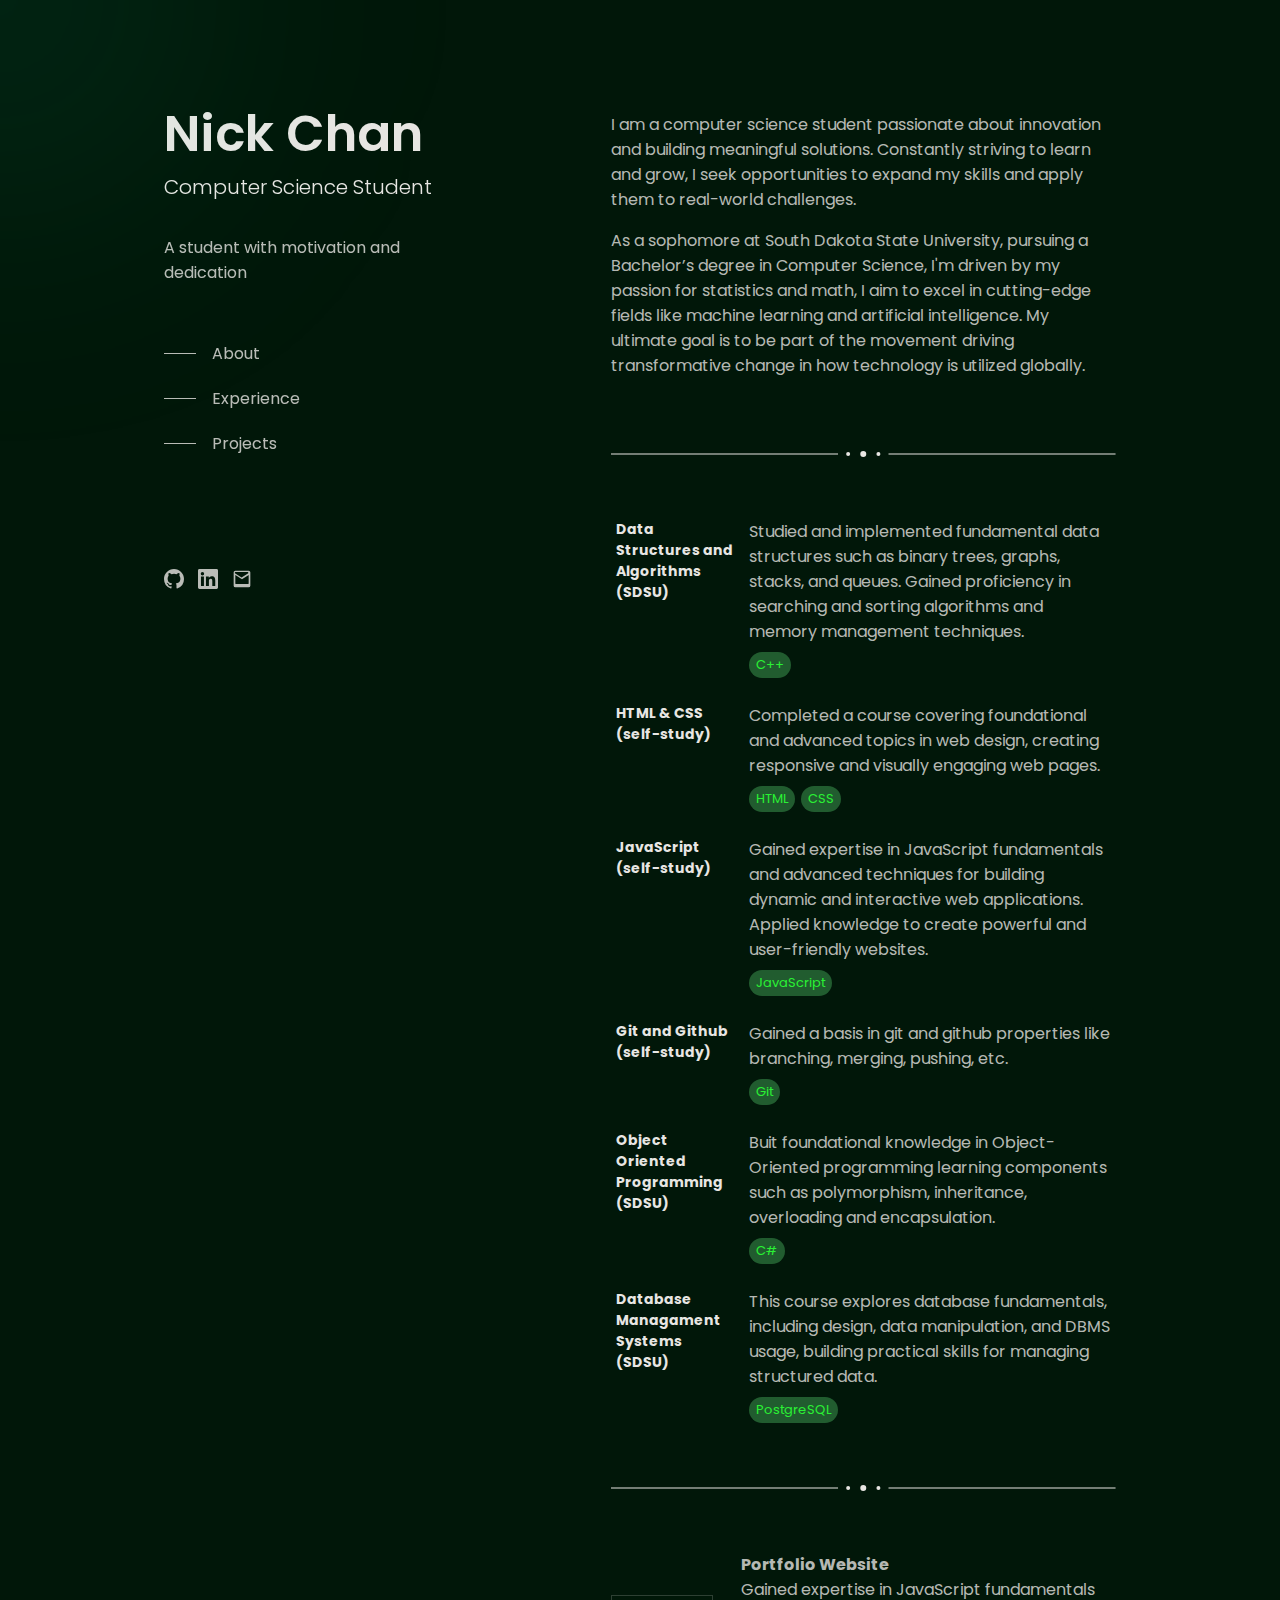
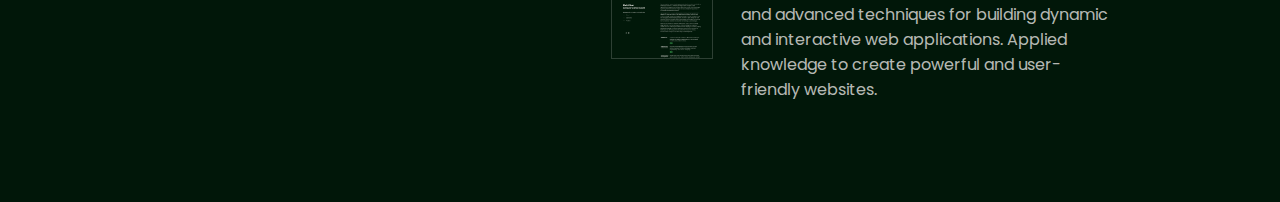
<file: index.html>
<!DOCTYPE html>
<html>
  <head>
    <title>Portfolio</title>
    <meta charset="UTF-8">
    <meta name="viewport" content="width=device-width, initial-scale=1.0">
    <meta name="description" content="Portfolio of Nick Chan, a Computer Science student passionate about innovation and technology.">

    <link rel="preconnect" href="https://fonts.googleapis.com">
    <link rel="preconnect" href="https://fonts.gstatic.com" crossorigin>
    <link href="https://fonts.googleapis.com/css2?family=Poppins:ital,wght@0,100;0,200;0,300;0,400;0,500;0,600;0,700;0,800;0,900;1,100;1,200;1,300;1,400;1,500;1,600;1,700;1,800;1,900&family=Roboto:ital,wght@0,100;0,300;0,400;0,500;0,700;0,900;1,100;1,300;1,400;1,500;1,700;1,900&family=Teko:wght@300..700&family=Tinos:ital,wght@0,400;0,700;1,400;1,700&display=swap" rel="stylesheet">
    <link rel="stylesheet" href="styles/portfolio.css"> <!--Connects to css style sheets-->
    <link rel="stylesheet" href="styles/experience.css"> <!--Connects to css style sheets-->
    <link rel="stylesheet" href="styles/header-section.css"> <!--Connects to css style sheets-->
    <link rel="stylesheet" href="styles/navbar.css"> <!--Connects to css style sheets-->
    <link rel="stylesheet" href="styles/projects.css"> <!--Connects to css style sheets-->


  </head>

  <body>
    <div id="cursor-glow"></div>
    <div id="noise-overlay"></div>
    <div class="container">
      <header class="header"> <!--builds top bar-->
        <div class="title-section">
          <h1 class="name">Nick Chan</h1>
          <h2 class="title">Computer Science Student</h2>
          <p>A student with motivation and dedication</p>

          <nav role="navigation">
            <ul class="nav-links">
              <li><a href="#about" aria-label="About Section">
                <span class="nav-indicator"></span>
                <span class="nav-name">About</span>
              </a></li>

              <li><a href="#experience" aria-label="Projects Section">  
                <span class="nav-indicator"></span>
                <span class="nav-name">Experience</span>
              </a></li>

              <li><a href="#projects" aria-label="Contact Section">
                <span class="nav-indicator"></span>
                <span class="nav-name">Projects</span>
              </a></li>
            </ul>
          </nav>
        </div>
        <ul class="buttons-section"> <!--unordered list-->
          <button class="github-button">
            <!-- opens github tab in new page first ref, then target blank opens in neew tab-->
            <a href="https://github.com/NickChan-2" target="_blank">

            <!-- edits image within website rather than using an image from the internet-->
              <svg class="github-logo" xmlns="http://www.w3.org/2000/svg" width="24" height="24" fill="currentColor" viewBox="0 0 16 16">
                <path d="M8 0C3.58 0 0 3.58 0 8a8 8 0 0 0 5.47 7.59c.4.07.55-.17.55-.38v-1.39c-2.23.48-2.69-1.08-2.69-1.08-.36-.92-.88-1.17-.88-1.17-.72-.49.05-.48.05-.48.8.06 1.22.82 1.22.82.71 1.21 1.86.86 2.32.66.07-.52.28-.86.5-1.06-1.78-.2-3.64-.89-3.64-3.96 0-.87.31-1.59.82-2.15-.08-.2-.36-1.02.08-2.12 0 0 .67-.22 2.2.82a7.68 7.68 0 0 1 4.01 0c1.52-1.04 2.2-.82 2.2-.82.44 1.1.16 1.92.08 2.12.51.56.82 1.28.82 2.15 0 3.08-1.87 3.76-3.65 3.96.29.25.54.74.54 1.49v2.21c0 .21.15.45.55.38A8 8 0 0 0 16 8c0-4.42-3.58-8-8-8z"></path>
              </svg>
            </a>
          </button>
          <button class="linkedin-button">
            <!-- opens linkedin tab in new page first ref, then target blank opens in neew tab-->
            <a href="https://www.linkedin.com/in/nicholas-chan-1971b62a3?lipi=urn%3Ali%3Apage%3Ad_flagship3_profile_view_base_contact_details%3BzXXhayYAT3yJLNPELDT1iA%3D%3D" target="_blank"> 

            <!-- edits image within website rather than using an image from the internet-->
              <svg class="linkedin-logo" xmlns="http://www.w3.org/2000/svg" width="24" height="24" fill="currentColor" viewBox="0 0 24 24">
                <path d="M22.23 0H1.77A1.76 1.76 0 0 0 0 1.77v20.46A1.76 1.76 0 0 0 1.77 24h20.46A1.76 1.76 0 0 0 24 22.23V1.77A1.76 1.76 0 0 0 22.23 0zM7.12 20.47H3.56V9h3.56zm-1.78-12.8a2.06 2.06 0 1 1 0-4.13 2.06 2.06 0 0 1 0 4.13zm15.37 12.8h-3.56v-5.61c0-1.34-.03-3.08-1.88-3.08-1.88 0-2.17 1.46-2.17 2.97v5.72h-3.56V9h3.42v1.56h.05a3.76 3.76 0 0 1 3.4-1.87c3.64 0 4.31 2.39 4.31 5.5z"></path>
              </svg>
            </a>
          </button>
          <button class="contact-button">
            <!-- opens linkedin tab in new page first ref, then target blank opens in neew tab-->
              <a href="mailto:nickchchan2@gmail.com" target="_blank" aria-label="Contact Me">
                <svg xmlns="http://www.w3.org/2000/svg" width="24" height="24" fill="currentColor" viewBox="0 0 24 24" class="contact-icon">
                  <path d="M2 4a2 2 0 0 1 2-2h16a2 2 0 0 1 2 2v16a2 2 0 0 1-2 2H4a2 2 0 0 1-2-2V4zm2-.5a.5.5 0 0 0-.5.5v1.243l8 4.95 8-4.95V4a.5.5 0 0 0-.5-.5H4zm16 3.76l-8 4.95-8-4.95v10.24c0 .276.224.5.5.5h15a.5.5 0 0 0 .5-.5V7.26z"/>
                </svg>
              </a>
          </button>
        </ul>
      </header>
  
      <main class="main">
        <section id="about">
          <div class="about">
            <p>
              I am a computer science student passionate about innovation and building meaningful solutions. Constantly striving to learn and grow, I seek opportunities to expand my skills and apply them to real-world challenges.
            </p>
            <p>
              As a sophomore at South Dakota State University, pursuing a Bachelor’s degree in Computer Science, I'm driven by my passion for statistics and math, I aim to excel in cutting-edge fields like machine learning and artificial intelligence. My ultimate goal is to be part of the movement driving transformative change in how technology is utilized globally.
            </p>
          </div>

        </section>
        <div class="line-transition"> 
          <svg width="100%" height="20" xmlns="http://www.w3.org/2000/svg">
          <line x1="0" y1="10" x2="45%" y2="10" stroke="rgba(232, 230, 227)" stroke-width="1" />
          <circle cx="47%" cy="10" r="2" fill="rgba(232, 230, 227)" />
          <circle cx="50%" cy="10" r="3" fill="rgba(232, 230, 227)" />
          <circle cx="53%" cy="10" r="2" fill="rgba(232, 230, 227)" />
          <line x1="55%" y1="10" x2="100%" y2="10" stroke="rgba(232, 230, 227)" stroke-width="1" />
        </svg>
         </div>

        <section id="experience">
          <div class="experience-section js-exp-list"></div>
        </section>

        <div class="line-transition"> 
          <svg width="100%" height="20" xmlns="http://www.w3.org/2000/svg">
          <line x1="0" y1="10" x2="45%" y2="10" stroke="rgba(232, 230, 227)" stroke-width="1" />
          <circle cx="47%" cy="10" r="2" fill="rgba(232, 230, 227)" />
          <circle cx="50%" cy="10" r="3" fill="rgba(232, 230, 227)" />
          <circle cx="53%" cy="10" r="2" fill="rgba(232, 230, 227)" />
          <line x1="55%" y1="10" x2="100%" y2="10" stroke="rgba(232, 230, 227)" stroke-width="1" />
        </svg>
         </div>
         
        <section id="projects">
          <ul class="project-list ">
            <li>
            <div class="project-section js-proj-list">
            </div>
            </li> <!-- creates links to move to a section on the page -->
        </ul>
        </section>

        </div>
      </main>
    </div>
    <script type="module" src="scripts/portfolio.js"></script>
    <script type="module" src="scripts/mouse.js"></script>
    <script type="module" src="scripts/navbar.js"></script>


  </body>
</html>
</file>
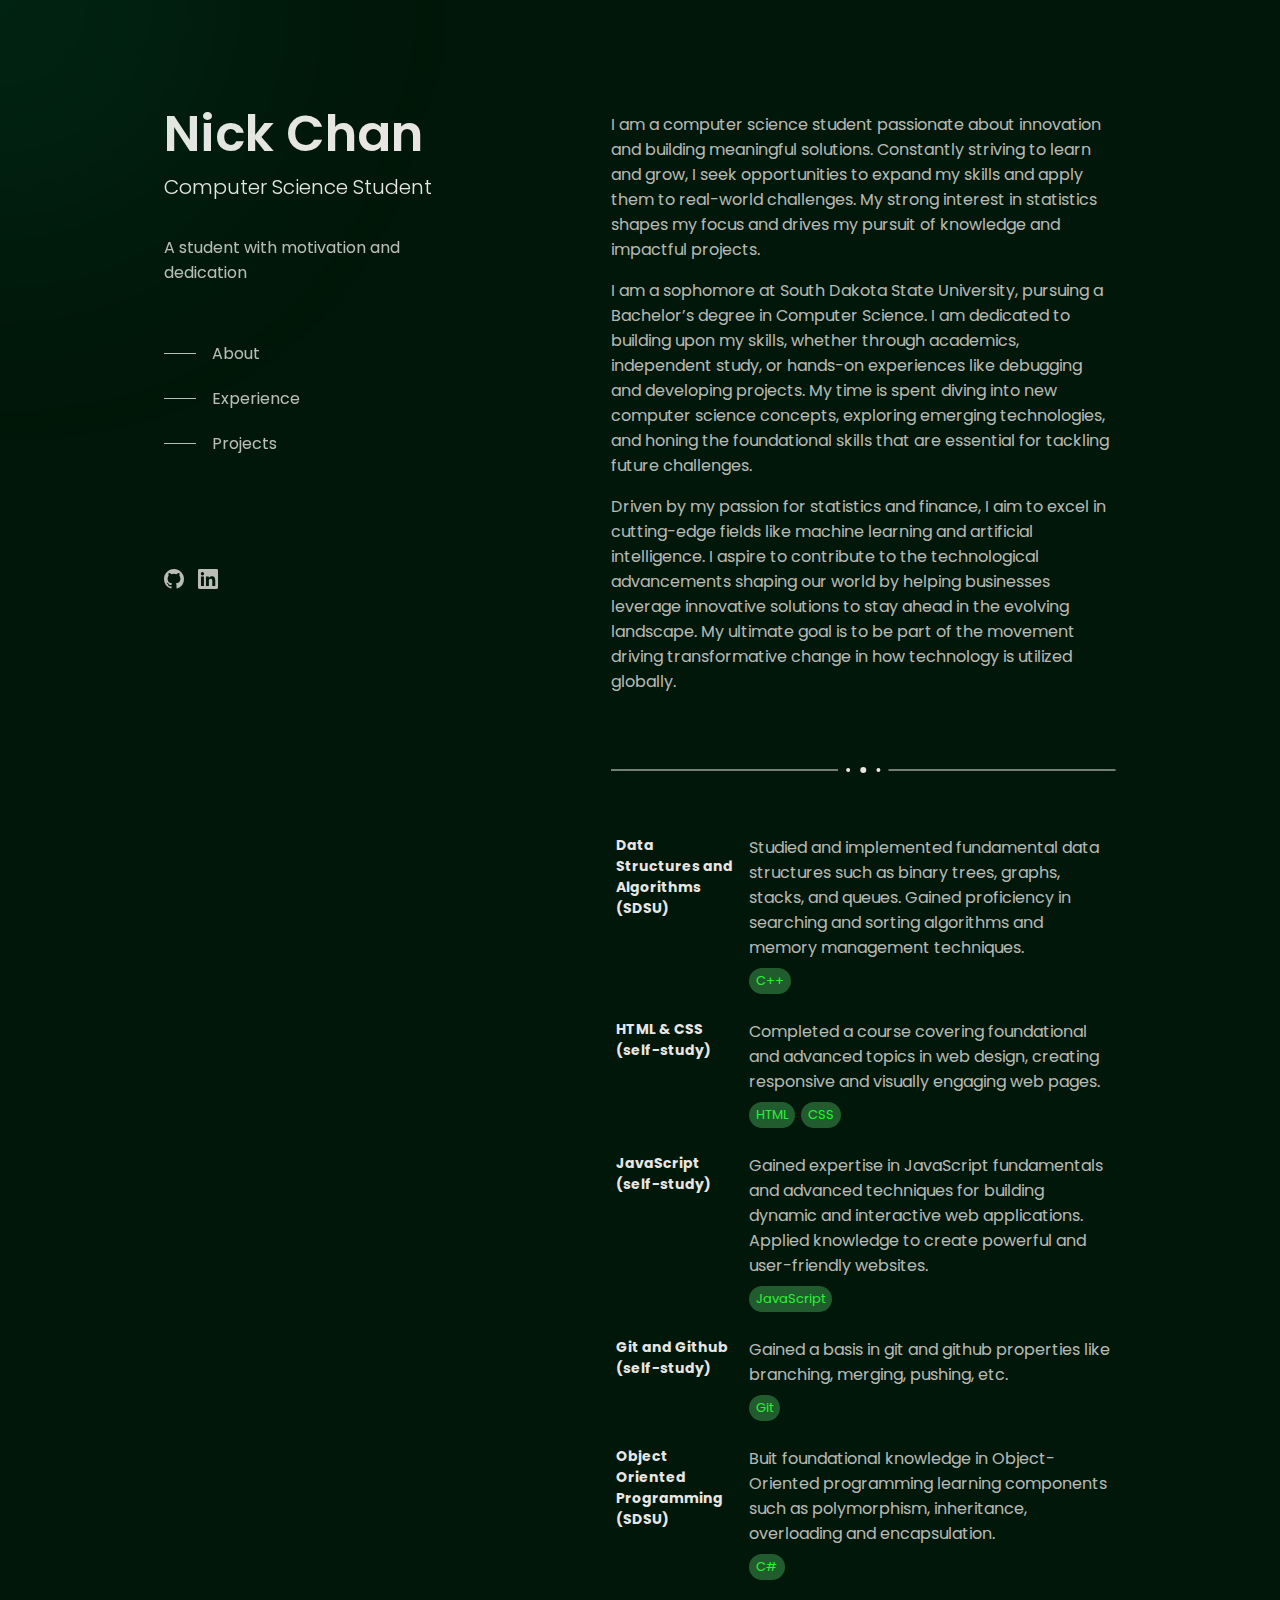
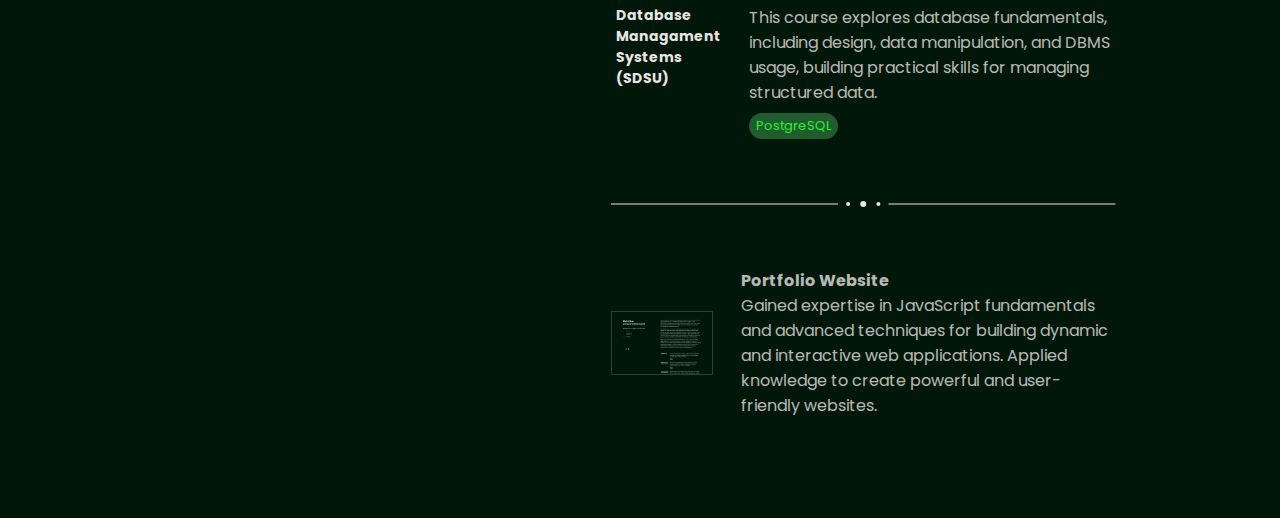
<file: portfolio.html>
<!DOCTYPE html>
<html>
  <head>
    <title>Portfolio</title>
    <meta charset="UTF-8">
    <meta name="viewport" content="width=device-width, initial-scale=1.0">
    <meta name="description" content="Portfolio of Nick Chan, a Computer Science student passionate about innovation and technology.">

    <link rel="preconnect" href="https://fonts.googleapis.com">
    <link rel="preconnect" href="https://fonts.gstatic.com" crossorigin>
    <link href="https://fonts.googleapis.com/css2?family=Poppins:ital,wght@0,100;0,200;0,300;0,400;0,500;0,600;0,700;0,800;0,900;1,100;1,200;1,300;1,400;1,500;1,600;1,700;1,800;1,900&family=Roboto:ital,wght@0,100;0,300;0,400;0,500;0,700;0,900;1,100;1,300;1,400;1,500;1,700;1,900&family=Teko:wght@300..700&family=Tinos:ital,wght@0,400;0,700;1,400;1,700&display=swap" rel="stylesheet">
    <link rel="stylesheet" href="styles/portfolio.css"> <!--Connects to css style sheets-->
    <link rel="stylesheet" href="styles/experience.css"> <!--Connects to css style sheets-->
    <link rel="stylesheet" href="styles/header-section.css"> <!--Connects to css style sheets-->
    <link rel="stylesheet" href="styles/navbar.css"> <!--Connects to css style sheets-->
    <link rel="stylesheet" href="styles/projects.css"> <!--Connects to css style sheets-->


  </head>

  <body>
    <div id="cursor-glow"></div>
    <div id="noise-overlay"></div>
    <div class="container">
      <header class="header"> <!--builds top bar-->
        <div class="title-section">
          <h1 class="name">Nick Chan</h1>
          <h2 class="title">Computer Science Student</h2>
          <p>A student with motivation and dedication</p>

          <nav role="navigation">
            <ul class="nav-links">
              <li><a href="#about" aria-label="About Section">
                <span class="nav-indicator"></span>
                <span class="nav-name">About</span>
              </a></li>

              <li><a href="#experience" aria-label="Projects Section">  
                <span class="nav-indicator"></span>
                <span class="nav-name">Experience</span>
              </a></li>

              <li><a href="#projects" aria-label="Contact Section">
                <span class="nav-indicator"></span>
                <span class="nav-name">Projects</span>
              </a></li>
            </ul>
          </nav>
        </div>
        <ul class="buttons-section"> <!--unordered list-->
          <button class="github-button">
            <!-- opens github tab in new page first ref, then target blank opens in neew tab-->
            <a href="https://github.com/NickChan-2" target="_blank">

            <!-- edits image within website rather than using an image from the internet-->
              <svg class="github-logo" xmlns="http://www.w3.org/2000/svg" width="24" height="24" fill="currentColor" viewBox="0 0 16 16">
                <path d="M8 0C3.58 0 0 3.58 0 8a8 8 0 0 0 5.47 7.59c.4.07.55-.17.55-.38v-1.39c-2.23.48-2.69-1.08-2.69-1.08-.36-.92-.88-1.17-.88-1.17-.72-.49.05-.48.05-.48.8.06 1.22.82 1.22.82.71 1.21 1.86.86 2.32.66.07-.52.28-.86.5-1.06-1.78-.2-3.64-.89-3.64-3.96 0-.87.31-1.59.82-2.15-.08-.2-.36-1.02.08-2.12 0 0 .67-.22 2.2.82a7.68 7.68 0 0 1 4.01 0c1.52-1.04 2.2-.82 2.2-.82.44 1.1.16 1.92.08 2.12.51.56.82 1.28.82 2.15 0 3.08-1.87 3.76-3.65 3.96.29.25.54.74.54 1.49v2.21c0 .21.15.45.55.38A8 8 0 0 0 16 8c0-4.42-3.58-8-8-8z"></path>
              </svg>
            </a>
          </button>
          <button class="linkedin-button">
            <!-- opens linkedin tab in new page first ref, then target blank opens in neew tab-->
            <a href="https://www.linkedin.com/in/nicholas-chan-1971b62a3?lipi=urn%3Ali%3Apage%3Ad_flagship3_profile_view_base_contact_details%3BzXXhayYAT3yJLNPELDT1iA%3D%3D" target="_blank"> 

            <!-- edits image within website rather than using an image from the internet-->
              <svg class="linkedin-logo" xmlns="http://www.w3.org/2000/svg" width="24" height="24" fill="currentColor" viewBox="0 0 24 24">
                <path d="M22.23 0H1.77A1.76 1.76 0 0 0 0 1.77v20.46A1.76 1.76 0 0 0 1.77 24h20.46A1.76 1.76 0 0 0 24 22.23V1.77A1.76 1.76 0 0 0 22.23 0zM7.12 20.47H3.56V9h3.56zm-1.78-12.8a2.06 2.06 0 1 1 0-4.13 2.06 2.06 0 0 1 0 4.13zm15.37 12.8h-3.56v-5.61c0-1.34-.03-3.08-1.88-3.08-1.88 0-2.17 1.46-2.17 2.97v5.72h-3.56V9h3.42v1.56h.05a3.76 3.76 0 0 1 3.4-1.87c3.64 0 4.31 2.39 4.31 5.5z"></path>
              </svg>
            </a>
          </button>
        </ul>
      </header>
  
      <main class="main">
        <section id="about">
          <div class="about">
            <p>
              I am a computer science student passionate about innovation and building meaningful solutions. Constantly striving to learn and grow, I seek opportunities to expand my skills and apply them to real-world challenges. My strong interest in statistics shapes my focus and drives my pursuit of knowledge and impactful projects.
            </p>
            <p>
              I am a sophomore at South Dakota State University, pursuing a Bachelor’s degree in Computer Science. I am dedicated to building upon my skills, whether through academics, independent study, or hands-on experiences like debugging and developing projects. My time is spent diving into new computer science concepts, exploring emerging technologies, and honing the foundational skills that are essential for tackling future challenges.
            </p>
            <p>
              Driven by my passion for statistics and finance, I aim to excel in cutting-edge fields like machine learning and artificial intelligence. I aspire to contribute to the technological advancements shaping our world by helping businesses leverage innovative solutions to stay ahead in the evolving landscape. My ultimate goal is to be part of the movement driving transformative change in how technology is utilized globally.
            </p>
          </div>

        </section>
        <div class="line-transition"> 
          <svg width="100%" height="20" xmlns="http://www.w3.org/2000/svg">
          <line x1="0" y1="10" x2="45%" y2="10" stroke="rgba(232, 230, 227)" stroke-width="1" />
          <circle cx="47%" cy="10" r="2" fill="rgba(232, 230, 227)" />
          <circle cx="50%" cy="10" r="3" fill="rgba(232, 230, 227)" />
          <circle cx="53%" cy="10" r="2" fill="rgba(232, 230, 227)" />
          <line x1="55%" y1="10" x2="100%" y2="10" stroke="rgba(232, 230, 227)" stroke-width="1" />
        </svg>
         </div>

        <section id="experience">
          <div class="experience-section js-exp-list"></div>
        </section>

        <div class="line-transition"> 
          <svg width="100%" height="20" xmlns="http://www.w3.org/2000/svg">
          <line x1="0" y1="10" x2="45%" y2="10" stroke="rgba(232, 230, 227)" stroke-width="1" />
          <circle cx="47%" cy="10" r="2" fill="rgba(232, 230, 227)" />
          <circle cx="50%" cy="10" r="3" fill="rgba(232, 230, 227)" />
          <circle cx="53%" cy="10" r="2" fill="rgba(232, 230, 227)" />
          <line x1="55%" y1="10" x2="100%" y2="10" stroke="rgba(232, 230, 227)" stroke-width="1" />
        </svg>
         </div>
         
        <section id="projects">
          <ul class="project-list ">
            <li>
            <div class="project-section js-proj-list">
            </div>
            </li> <!-- creates links to move to a section on the page -->
        </ul>
        </section>

        </div>
      </main>
    </div>
    <script type="module" src="scripts/portfolio.js"></script>
    <script type="module" src="scripts/mouse.js"></script>
    <script type="module" src="scripts/navbar.js"></script>


  </body>
</html>
</file>
<file: styles/portfolio.css>
html {
  scroll-behavior: smooth; /* Smooth scrolling between sections */
}

html, body {
  height: 100%;
  margin: 0;
  background-color: rgb(1, 23, 9); 
  font-family: Poppins, Roboto, sans-serif;
}

/* General body styles */
body {
  margin: 0;
  min-height: 100vh;
  overflow-x: hidden; /* Prevents horizontal scrollbars */
}

/* Cursor Glow Effect */
#cursor-glow {
  position: absolute;
  width: calc(200px + 20vw);
  height: calc(200px + 20vw);  
  border-radius: 50%;
  pointer-events: none;
  transform: translate3d(-50%, -50%, 0);
  transition: transform 0.1s ease-out, filter 0.2s ease-out;
  z-index: 9999;

  /* Background Gradient with Noise Overlay */
  background: radial-gradient(
    circle,
    hsla(160, 100%, 70%, 0.2) 0%,
    hsla(160, 100%, 65%, 0.15) 10%, 
    hsla(160, 100%, 60%, 0.12) 20%, 
    hsla(160, 100%, 55%, 0.10) 30%, 
    hsla(160, 100%, 50%, 0.08) 40%, 
    hsla(160, 100%, 45%, 0.06) 50%, 
    hsla(160, 100%, 40%, 0.04) 60%, 
    hsla(160, 100%, 35%, 0.02) 75%, 
    hsla(160, 100%, 30%, 0) 100%
  ),
  url('data:image/svg+xml;utf8,<svg xmlns="http://www.w3.org/2000/svg" width="10" height="10"><filter id="noise"><feTurbulence type="fractalNoise" baseFrequency="0.8" numOctaves="3" stitchTiles="stitch"/></filter><rect width="100%" height="100%" filter="url(#noise)" opacity="0.05"/></svg>');

  filter: blur(150px);
  will-change: transform, filter;
}

/* Cursor Noise Layer */
#cursor-glow::before {
  content: "";
  position: absolute;
  width: 100%;
  height: 100%;
  background: url('data:image/svg+xml;utf8,<svg xmlns="http://www.w3.org/2000/svg" width="10" height="10"><filter id="noise"><feTurbulence type="fractalNoise" baseFrequency="0.8" numOctaves="3" stitchTiles="stitch"/></filter><rect width="100%" height="100%" filter="url(#noise)" opacity="0.03"/></svg>');
  z-index: -1;
}

/* Container Layout */
.container {
  display: flex;
  flex-direction: row;
  justify-content: space-between;
  gap: 100px;
  margin: 0px 116px;
  padding: 0px 48px;
  color: rgba(232, 230, 227, 0.8);
}

/* Main Content */
.main {
  display: flex;
  flex-direction: column;
  justify-content: space-between;
  width: 53%;
  padding: 96px 0px;
  margin: 0px;
  gap: 50px;
}

/* Focused Elements */
a:focus {
  outline: 2px solid rgba(232, 230, 227, 0.8);
  outline-offset: 4px;
}

@media (max-width: 768px) {
  .header {
    display: flex;
    flex-direction: row; /* Align items horizontally */
    width: 100%; /* Full width at the top */
    height: auto; /* Let height adjust dynamically */
    padding: 0px; /* Reduce padding */
    position: relative; /* Ensure it flows naturally in the layout */
    z-index: 1000; /* Ensure it stays above other content */
  }

  .container {
    display: flex;
    flex-direction: column; /* Stack elements vertically */
    padding: 0px; /* Adjust padding for smaller screens */
    gap: 24px; /* Add spacing between header and main content */
    margin: 16px;

  }

  .main {
    width: 100%; /* Full width below the header */
    margin: 0 auto; /* Center the content */
    padding-top: 16px; /* Add spacing below the header */
  }
}

.line-transition{
  display: flex;
  align-items: center;

}
</file>
<file: styles/experience.css>
.experience-section{
  display: flex;
  flex-direction: column;
  gap: 15px;
  font-family: Poppins, Roboto;
}

.experience-section a {
  color: rgba(232, 230, 227, 0.8); /* 80% opacity */
  text-decoration: none;
}

.course{
  display: flex;
  flex-direction: row;
  height: 30%;
  gap: 15px;
  padding: 5px;
  margin: 0px;
  text-decoration: none;

}

.course-header{
  font-size: 14px;
  text-align: left;
  text-align: top;
  flex: 0 0 118px;
  margin: 0px;
  color: rgba(232, 230, 227);
}

.info-section{
  display: flex;
  flex-direction: column;
  margin: 0px;
  gap: 8px;
}
.info{
  text-align: left;
  margin: 0px;
  flex: 1;
}

.experience-section a:hover {
  background-color: rgba(211, 211, 211, .2);
  border-radius: 5px;
  color: rgba(232, 230, 227, 0.8);
  transition: background-color 0.3s ease; /* Smooth hover effect */
  cursor: pointer;
}

.skills-section{
  display: flex;
  flex-direction: row;
  gap: 6px;
}

.skill{
  padding: 3px 7px;
  border-radius: 20px;
  color: #2af134;
  font-size: small;
  background-color: rgba(110, 251, 136, 0.3);
}
</file>
<file: styles/header-section.css>
.header {
  display: flex;
  flex-direction: column;
  text-align: left;
  margin-left: 0;
  padding: 96px 0px;
  width: 30%;
  height: 500px;
  justify-content: space-between;
  font-family: Poppins, Roboto;

  position: sticky;
  top: 0;
  z-index: 100;
}

@media (max-width: 768px) {
  .header {
    display: flex;
    flex-direction: row; /* Align items horizontally */
    width: 100%; /* Full width at the top */
    height: auto; /* Let height adjust dynamically */
    padding: 0px; /* Reduce padding */
    margin: 0px;
    position: relative; /* Ensure it flows naturally in the layout */
    z-index: 1000; /* Ensure it stays above other content */
  }

}

.title-section {
  display: flex;
  flex-direction: column;
}

.name{
  color: rgba(232, 230, 227);
  font-size: 50px;
  margin-bottom: 0;
  margin-top: 0;
  font-weight: 600;
}

.title{
  margin-top: 0;
  margin-top: 0;

  font-size: 20px;
  color: rgba(232, 230, 227);
  font-weight: 300;

}


.buttons-section{
  align-items: flex-start;
  margin: 0px;
  padding: 0px;
}

.github-logo, .linkedin-logo, .contact-icon {
  width: 20px; /* Adjust size */
  height: 20px;
  fill: rgba(232, 230, 227, 0.8);
  transition: fill 0.3s ease;
  margin-right: 10px;
}

.github-logo:hover, .linkedin-logo:hover, .contact-icon:hover {
  fill:  rgba(232, 230, 227, 0.8);
}

.github-button, .linkedin-button, .contact-button {
  background: transparent; /* Transparent button background */
  border: none; /* Remove button border */
  cursor: pointer;
  padding: 0;
}

.github-button a, .linkedin-button a, .contact-button a {
  text-decoration: none;
}
</file>
<file: styles/navbar.css>
.nav-links {
  list-style: none;
  display: flex; /* Use flexbox for layout */
  flex-direction: column; /* Stack items vertically */
  gap: 20px; /* Space between items */
  margin: 0;
  margin-top: 40px;
  padding: 0;
}

.nav-links li {
  display: flex; /* Ensures children are laid out horizontally */
  align-items: center; /* Aligns the indicator with the text */
}

.nav-links li a {
  display: flex;
  align-items: center;
  text-decoration: none;
  color: rgba(232, 230, 227, 0.8); /* 80% opacity */
  font-family: 'Poppins', sans-serif;
  font-size: 16px;
  transition: color 0.3s ease; /* Transition for text color */
}

.nav-indicator {
  width: 32px;
  height: 1px;
  margin-right: 16px;
  background-color: rgba(232, 230, 227, 0.8);
  transition: width 0.3s ease, height 0.3s ease, background-color 0.3s ease; /* Transition for width, height, and color */
}

.nav-links li a:hover .nav-indicator, .nav-links li a.active .nav-indicator {
  width: 64px; /* New width on hover */
  height: 2px; /* New height on hover */
  background-color: #E8E6E3; /* New background color on hover */
}

.nav-links li a:hover .nav-name, .nav-links li a.active {
  color: #E8E6E3; /* Change text color on hover */
}
</file>
<file: styles/projects.css>
.project-list {
  list-style: none;
  display: flex; /* Use flexbox for layout */
  flex-direction: column; /* Stack items vertically */
  gap: 20px; /* Space between items */
  margin: 0;
  padding: 0;
  font-family: Poppins, Roboto;
}

.project-list li {
  display: flex; /* Ensures children are laid out horizontally */
  align-items: center; /* Aligns the indicator with the text */
}

.project-list li a {
  display: flex;
  align-items: center;
  text-decoration: none;
  color: rgba(232, 230, 227, 0.8); /* 80% opacity */
  font-size: 16px;
  transition: color 0.3s ease; /* Transition for text color */
}

.project-title, .project-description{
  margin: 0;
  padding: 0;
}

.img-section{
  width: 80%;
  height: 100%;
  align-items: center;
  justify-content: center;
  margin: 0;
}

.project-section{
  display: flex;
  flex-direction: row;
  align-items: center;
  padding: 4px 0px;
  font-family: 'Poppins', sans-serif;
  gap: 30px;
}

.project-section:hover {
  background-color: rgba(211, 211, 211, 0.2);
  border-radius: 5px;
  transition: background-color 0.3s ease; /* Smooth hover effect */
  cursor: pointer;
}

.project-img{
  height: 100%;
  width: 100%;
  border: solid rgba(232, 230, 227, 0.2) 1px;

  box-shadow: inset;
  object-fit: contain;
  margin: 0;
}
</file>
